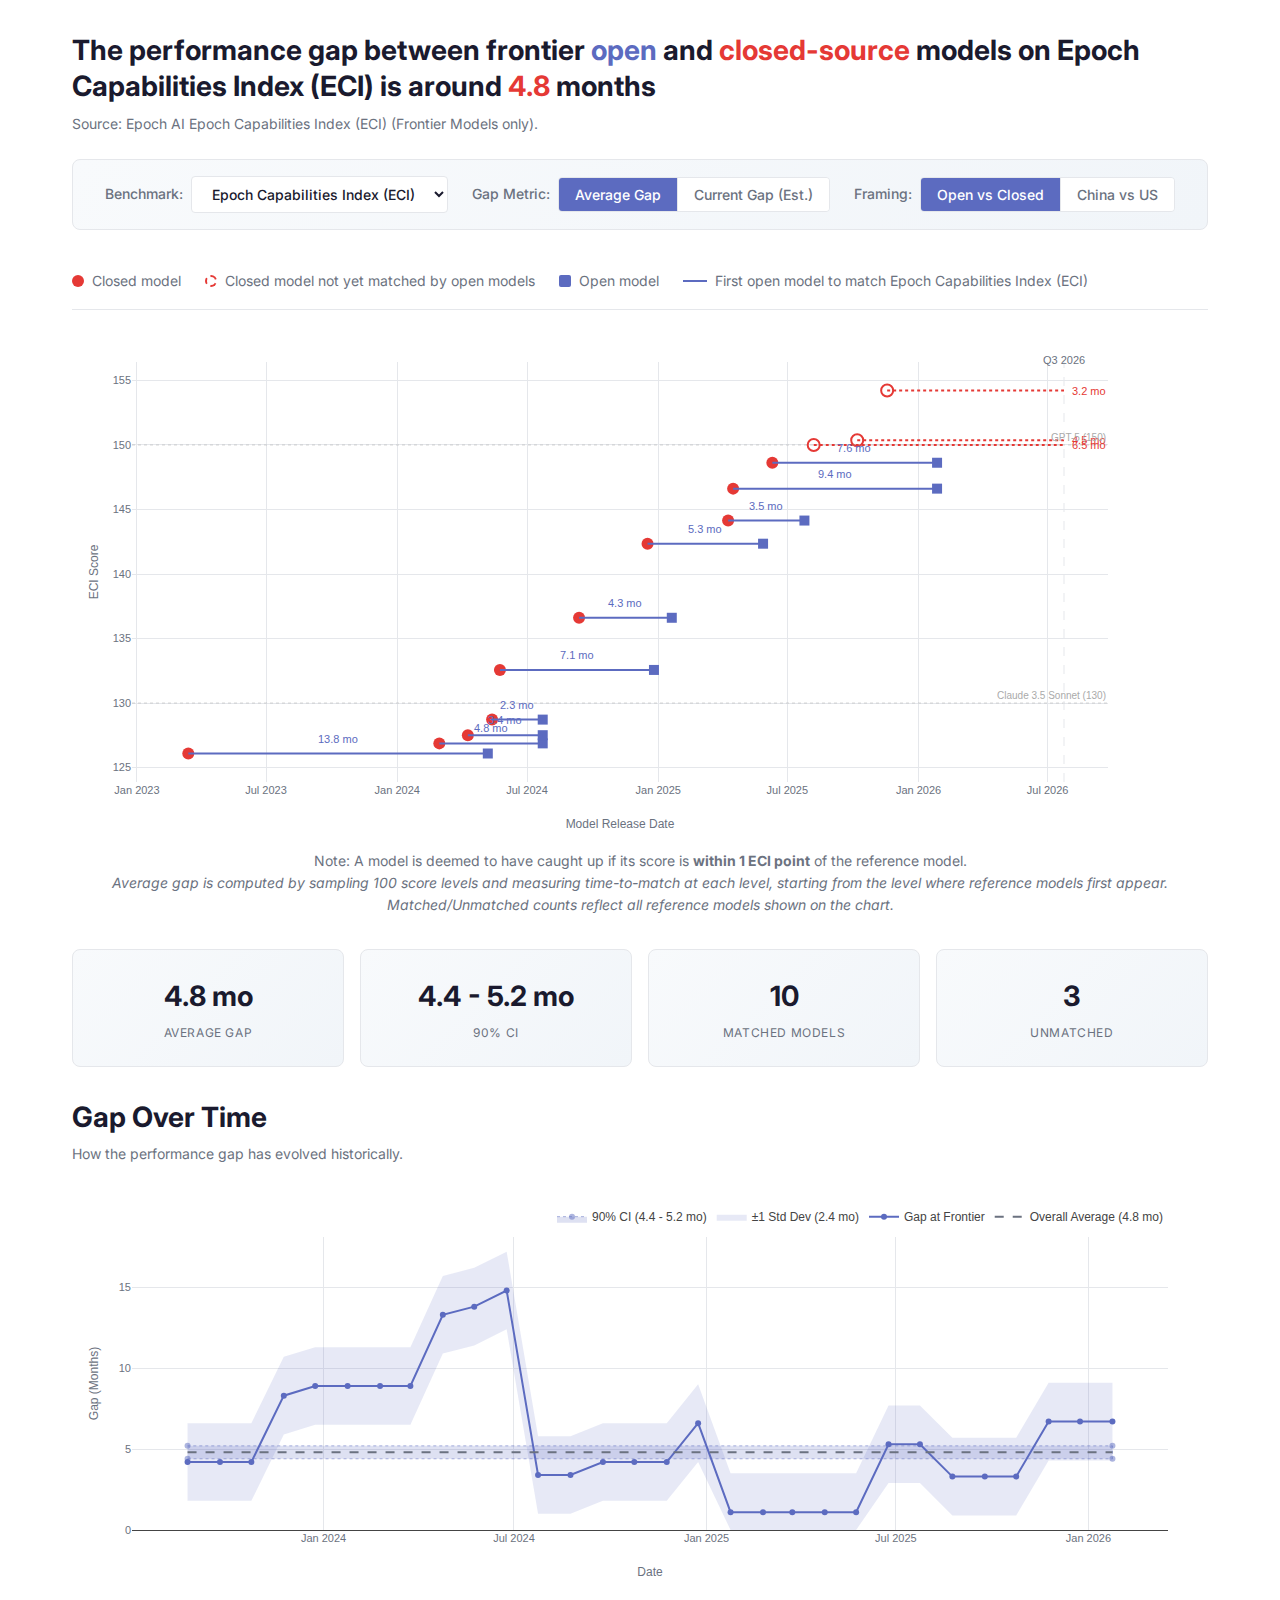
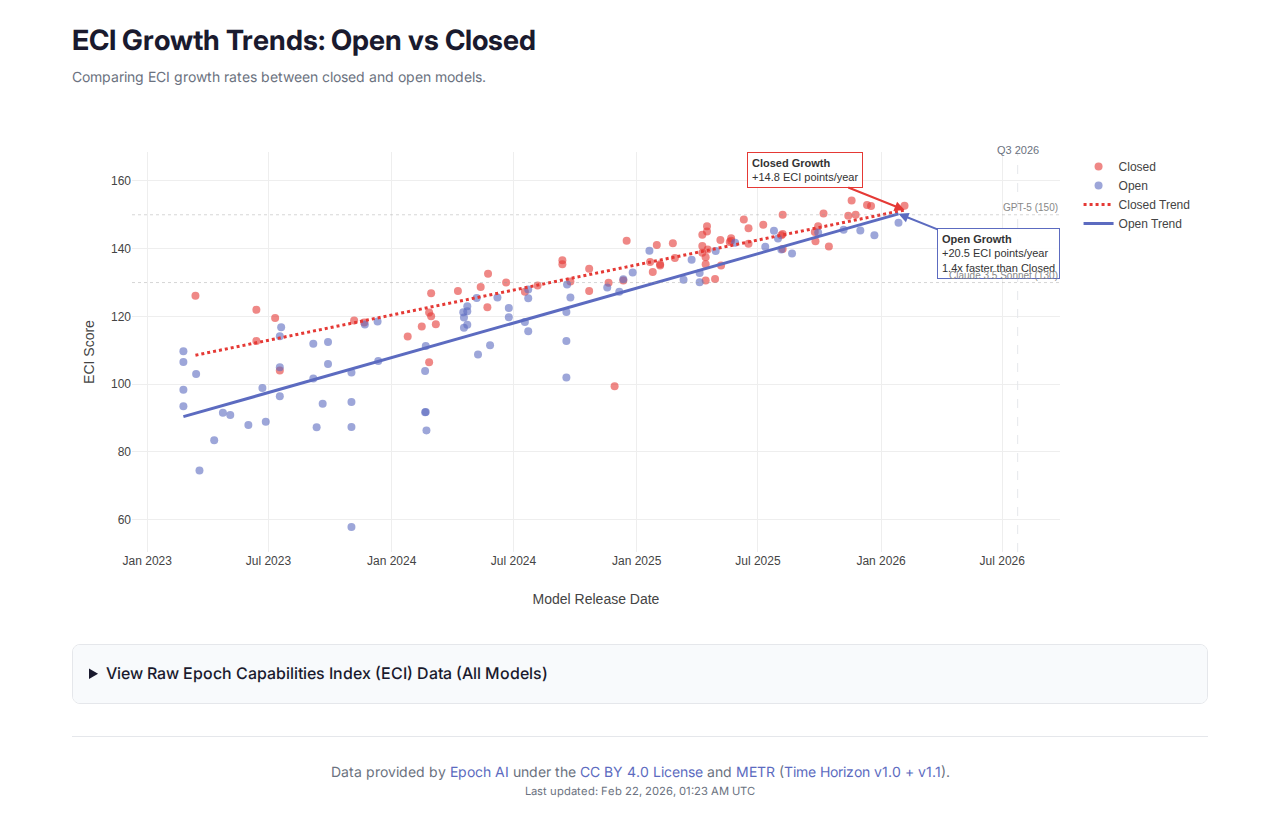
<file: index.html>
<!DOCTYPE html>
<html lang="en">
<head>
    <meta charset="UTF-8">
    <meta name="viewport" content="width=device-width, initial-scale=1.0">
    <title>AI Benchmark Accessibility Gap</title>
    <meta name="description" content="Interactive visualization of the performance gap between frontier open and closed-source AI models across various benchmarks.">
    
    <!-- Fonts -->
    <link rel="preconnect" href="https://fonts.googleapis.com">
    <link rel="preconnect" href="https://fonts.gstatic.com" crossorigin>
    <link href="https://fonts.googleapis.com/css2?family=Inter:wght@400;500;600;700&display=swap" rel="stylesheet">
    
    <!-- Plotly.js -->
    <script src="https://cdn.plot.ly/plotly-2.27.0.min.js"></script>
    
    <!-- Styles -->
    <link rel="stylesheet" href="static/style.css">
</head>
<body>
    <div class="container">
        <header class="header">
            <h1 id="main-title">The performance gap between frontier <span class="text-open" id="category-open">open</span> and <span class="text-closed" id="category-closed">closed-source</span> models on <span id="benchmark-name">ECI</span> is around <span id="gap-value">--</span> months</h1>
            <p class="subtitle" id="benchmark-source">Source: Epoch AI Epoch Capabilities Index (Frontier Models only).</p>
        </header>

        <div class="controls-panel">
            <div class="control-group">
                <span class="control-label">Benchmark:</span>
                <select id="benchmark-select" class="benchmark-select">
                    <option value="eci">Epoch Capabilities Index (ECI)</option>
                    <!-- Additional options will be populated by script.js -->
                </select>
            </div>
            <div class="control-group">
                <span class="control-label">Gap Metric:</span>
                <div class="toggle-buttons" id="gap-toggle">
                    <button class="toggle-btn active" data-value="average">Average Gap</button>
                    <button class="toggle-btn" data-value="current">Current Gap (Est.)</button>
                </div>
            </div>
            <div class="control-group">
                <span class="control-label">Framing:</span>
                <div class="toggle-buttons" id="framing-toggle">
                    <button class="toggle-btn active" data-value="open">Open vs Closed</button>
                    <button class="toggle-btn" data-value="china">China vs US</button>
                </div>
            </div>
        </div>

        <div class="legend">
            <div class="legend-item">
                <span class="legend-marker closed-marker"></span>
                <span id="legend-closed">Closed model</span>
            </div>
            <div class="legend-item">
                <span class="legend-marker closed-unmatched"></span>
                <span id="legend-unmatched">Closed model not yet matched by open models</span>
            </div>
            <div class="legend-item">
                <span class="legend-marker open-marker"></span>
                <span id="legend-open">Open model</span>
            </div>
            <div class="legend-item">
                <span class="legend-connector"></span>
                <span id="legend-connector">First open model to match score</span>
            </div>
        </div>

        <div id="chart-container">
            <div id="loading" class="loading">
                <div class="spinner"></div>
                <p>Loading ECI data...</p>
            </div>
            <div id="chart"></div>
            <p class="subtitle" id="chart-note" style="text-align: center; margin-top: var(--spacing-sm);">
                Note: A model is deemed to have caught up if its score is <strong>within the threshold</strong> of the reference model.<br>
                <em>Average gap is computed by sampling 100 score levels and measuring time-to-match at each level, starting from the level where reference models first appear.<br>
                Matched/Unmatched counts reflect all reference models shown on the chart.</em>
            </p>
        </div>

                <div class="stats-panel">
            <div class="stat-card">
                <div class="stat-value" id="stat-avg-gap">--</div>
                <div class="stat-label">Average Gap</div>
            </div>
            <div class="stat-card">
                <div class="stat-value" id="stat-ci">--</div>
                <div class="stat-label">90% CI</div>
            </div>
            <div class="stat-card">
                <div class="stat-value" id="stat-matched">--</div>
                <div class="stat-label">Matched Models</div>
            </div>
            <div class="stat-card">
                <div class="stat-value" id="stat-unmatched">--</div>
                <div class="stat-label">Unmatched</div>
            </div>
        </div>

        <details id="current-gap-explainer" class="explainer-panel hidden">
            <summary class="explainer-summary">How is the current gap estimated?</summary>
            <div class="explainer-content">
                <p>The <strong>average gap</strong> (<span id="explainer-avg-gap">--</span> months) is based on historical matched pairs, but this may underestimate the <em>current</em> gap because it doesn't fully account for models that haven't been matched yet.</p>

                <p>The <strong>estimated current gap</strong> treats unmatched frontier models as <strong>censored observations</strong> &mdash; they tell us the gap is <em>at least</em> as long as their age:</p>

                <ul id="unmatched-ages-list"></ul>

                <p><strong>Methodology:</strong> We use survival analysis with Maximum Likelihood Estimation:</p>
                <ol>
                    <li><strong>Fit prior:</strong> A log-normal distribution is fit to historical matched gaps</li>
                    <li><strong>Censored likelihood:</strong> Unmatched models contribute P(gap &gt; observed_age) to the likelihood</li>
                    <li><strong>Truncated expectation:</strong> For each unmatched model, compute E[gap | gap &gt; age] using the truncated log-normal formula</li>
                    <li><strong>Weighted estimate:</strong> Combine expectations, weighting older models more heavily (they're more informative)</li>
                </ol>

                <p class="explainer-note">
                    <strong>Minimum bound:</strong> <span id="min-bound-value">--</span> months &mdash; the gap cannot be shorter than the age of the oldest unmatched model.
                </p>

                <div class="distribution-section">
                    <p><strong>Gap Distribution (Log-Normal Prior):</strong></p>
                    <div id="distribution-chart" style="width: 100%; height: 200px;"></div>
                </div>
            </div>
        </details>

        <div class="header">
            <h1>Gap Over Time</h1>
            <p class="subtitle">How the performance gap has evolved historically.</p>
        </div>
        <div id="historical-chart-container" style="position: relative; min-height: 400px; margin-bottom: 2rem;">
             <div id="historical-chart" style="width: 100%; height: 400px;"></div>
        </div>

        <div class="header">
            <h1 id="trend-title">Score Growth Trends</h1>
            <p class="subtitle" id="trend-subtitle">Analyzing score growth rates over time.</p>
        </div>
        <div id="trend-chart-container" style="position: relative; min-height: 500px; margin-bottom: 2rem;">
             <div id="trend-chart" style="width: 100%; height: 500px;"></div>
        </div>

        <details class="data-panel">
            <summary class="data-summary" id="data-summary">View Raw Data (All Models)</summary>
            <div class="table-container">
                <table id="eci-table">
                    <thead>
                        <tr>
                            <th>Model</th>
                            <th>Release Date</th>
                            <th id="score-header">Score</th>
                            <th>Type</th>
                            <th>Organization</th>
                        </tr>
                    </thead>
                    <tbody>
                        <!-- Data will be populated by script.js -->
                    </tbody>
                </table>
            </div>
        </details>

        <footer class="footer">
            <p>Data provided by <a href="https://epoch.ai" target="_blank" rel="noopener">Epoch AI</a> under the <a href="https://creativecommons.org/licenses/by/4.0/" target="_blank" rel="noopener">CC BY 4.0 License</a>
            and <a href="https://metr.org" target="_blank" rel="noopener">METR</a> (<a href="https://metr.org/blog/2026-1-29-time-horizon-1-1/" target="_blank" rel="noopener">Time Horizon v1.0 + v1.1</a>).</p>
            <p style="font-size: 0.8em;">Last updated: <span id="last-updated">--</span></p>
        </footer>
    </div>

    <script src="static/script.js?v=17"></script>
</body>
</html>
</file>
<file: static/style.css>
/* Open Source Gap - Premium Styling */

:root {
    /* Colors matching reference image */
    --color-closed: #e53935;
    --color-closed-unmatched: #e53935;
    --color-open: #5c6bc0;
    --color-connector: #5c6bc0;

    /* Neutrals */
    --color-bg: #ffffff;
    --color-text: #1a1a2e;
    --color-text-muted: #6b7280;
    --color-border: #e5e7eb;

    /* Typography */
    --font-family: 'Inter', -apple-system, BlinkMacSystemFont, 'Segoe UI', Roboto, sans-serif;

    /* Spacing */
    --spacing-xs: 0.25rem;
    --spacing-sm: 0.5rem;
    --spacing-md: 1rem;
    --spacing-lg: 1.5rem;
    --spacing-xl: 2rem;
    --spacing-2xl: 3rem;

    /* Border radius */
    --radius-sm: 4px;
    --radius-md: 8px;
    --radius-lg: 12px;
}

* {
    margin: 0;
    padding: 0;
    box-sizing: border-box;
}

body {
    font-family: var(--font-family);
    background-color: var(--color-bg);
    color: var(--color-text);
    line-height: 1.6;
    min-height: 100vh;
}

/* Title Bar */
.title-bar {
    background: linear-gradient(135deg, var(--color-open) 0%, #3f51b5 100%);
    padding: var(--spacing-lg) var(--spacing-xl);
    margin-bottom: var(--spacing-lg);
}

.title-bar-content {
    max-width: 1200px;
    margin: 0 auto;
}

.site-title {
    font-size: 1.75rem;
    font-weight: 700;
    color: white;
    margin: 0;
    letter-spacing: -0.02em;
}

.site-tagline {
    font-size: 0.9rem;
    color: rgba(255, 255, 255, 0.85);
    margin: var(--spacing-xs) 0 0 0;
}

.container {
    max-width: 1200px;
    margin: 0 auto;
    padding: var(--spacing-xl);
}

/* Header */
.header {
    margin-bottom: var(--spacing-lg);
}

.header h1 {
    font-size: 1.75rem;
    font-weight: 700;
    color: var(--color-text);
    line-height: 1.3;
    margin-bottom: var(--spacing-sm);
}

.header h1 #gap-value {
    color: var(--color-closed);
}

.subtitle {
    font-size: 0.875rem;
    color: var(--color-text-muted);
}


.text-open {
    color: var(--color-open);
}

.text-closed {
    color: var(--color-closed);
}

/* Controls Panel */
.controls-panel {
    display: flex;
    flex-wrap: wrap;
    justify-content: center;
    gap: var(--spacing-lg);
    margin-bottom: var(--spacing-lg);
    padding: var(--spacing-md);
    background: linear-gradient(135deg, #f8fafc 0%, #f1f5f9 100%);
    border: 1px solid var(--color-border);
    border-radius: var(--radius-md);
}

.control-group {
    display: flex;
    align-items: center;
    gap: var(--spacing-sm);
}

.control-label {
    font-size: 0.875rem;
    font-weight: 500;
    color: var(--color-text-muted);
}

.toggle-buttons {
    display: flex;
    border: 1px solid var(--color-border);
    border-radius: var(--radius-sm);
    overflow: hidden;
}

.toggle-btn {
    padding: var(--spacing-sm) var(--spacing-md);
    font-size: 0.875rem;
    font-family: var(--font-family);
    font-weight: 500;
    color: var(--color-text-muted);
    background: white;
    border: none;
    cursor: pointer;
    transition: all 0.2s ease;
}

.toggle-btn:not(:last-child) {
    border-right: 1px solid var(--color-border);
}

.toggle-btn:hover {
    background: #f1f5f9;
}

.toggle-btn.active {
    background: var(--color-open);
    color: white;
}

.toggle-btn.active:hover {
    background: #4a5a9c;
}

/* Benchmark Selector */
.benchmark-select {
    padding: var(--spacing-sm) var(--spacing-md);
    font-size: 0.875rem;
    font-family: var(--font-family);
    font-weight: 500;
    color: var(--color-text);
    background: white;
    border: 1px solid var(--color-border);
    border-radius: var(--radius-sm);
    cursor: pointer;
    min-width: 200px;
    transition: all 0.2s ease;
}

.benchmark-select:hover {
    border-color: var(--color-open);
}

.benchmark-select:focus {
    outline: none;
    border-color: var(--color-open);
    box-shadow: 0 0 0 3px rgba(92, 107, 192, 0.2);
}

/* Legend */
.legend {
    display: flex;
    flex-wrap: wrap;
    gap: var(--spacing-lg);
    margin-bottom: var(--spacing-xl);
    padding: var(--spacing-md) 0;
    border-bottom: 1px solid var(--color-border);
}

.legend-item {
    display: flex;
    align-items: center;
    gap: var(--spacing-sm);
    font-size: 0.875rem;
    color: var(--color-text-muted);
}

.legend-marker {
    width: 12px;
    height: 12px;
    flex-shrink: 0;
}

.legend-marker.closed-marker {
    background-color: var(--color-closed);
    border-radius: 50%;
}

.legend-marker.closed-unmatched {
    background-color: transparent;
    border: 2px dashed var(--color-closed);
    border-radius: 50%;
}

.legend-marker.open-marker {
    background-color: var(--color-open);
    border-radius: 2px;
}

.legend-connector {
    width: 24px;
    height: 2px;
    background-color: var(--color-open);
    flex-shrink: 0;
}

.legend-connector-dashed {
    width: 24px;
    height: 2px;
    background: repeating-linear-gradient(90deg,
            var(--color-open) 0,
            var(--color-open) 4px,
            transparent 4px,
            transparent 8px);
    flex-shrink: 0;
}

/* Chart Container */
#chart-container {
    position: relative;
    min-height: 500px;
    margin-bottom: var(--spacing-xl);
}

#chart {
    width: 100%;
    height: 500px;
}

/* Loading State */
.loading {
    position: absolute;
    top: 50%;
    left: 50%;
    transform: translate(-50%, -50%);
    display: flex;
    flex-direction: column;
    align-items: center;
    gap: var(--spacing-md);
    color: var(--color-text-muted);
}

.loading.hidden {
    display: none;
}

.spinner {
    width: 40px;
    height: 40px;
    border: 3px solid var(--color-border);
    border-top-color: var(--color-open);
    border-radius: 50%;
    animation: spin 0.8s linear infinite;
}

@keyframes spin {
    to {
        transform: rotate(360deg);
    }
}

/* Stats Panel */
.stats-panel {
    display: grid;
    grid-template-columns: repeat(auto-fit, minmax(150px, 1fr));
    gap: var(--spacing-md);
    margin-bottom: var(--spacing-xl);
}

.stat-card {
    background: linear-gradient(135deg, #f8fafc 0%, #f1f5f9 100%);
    border: 1px solid var(--color-border);
    border-radius: var(--radius-md);
    padding: var(--spacing-lg);
    text-align: center;
    transition: transform 0.2s ease, box-shadow 0.2s ease;
}

.stat-card:hover {
    transform: translateY(-2px);
    box-shadow: 0 4px 12px rgba(0, 0, 0, 0.08);
}

.stat-value {
    font-size: 1.75rem;
    font-weight: 700;
    color: var(--color-text);
    margin-bottom: var(--spacing-xs);
}

.stat-label {
    font-size: 0.75rem;
    color: var(--color-text-muted);
    text-transform: uppercase;
    letter-spacing: 0.05em;
}

/* Explainer Panel */
.explainer-panel {
    border: 1px solid #f59e0b;
    border-radius: var(--radius-md);
    margin-bottom: var(--spacing-xl);
    font-size: 0.9rem;
    line-height: 1.6;
    overflow: hidden;
}

.explainer-panel.hidden {
    display: none;
}

.explainer-content {
    background: linear-gradient(135deg, #fffbeb 0%, #fef3c7 100%);
    padding: var(--spacing-md) var(--spacing-lg);
}

.explainer-summary {
    padding: var(--spacing-md);
    background: linear-gradient(135deg, #fef3c7 0%, #fde68a 100%);
    cursor: pointer;
    font-weight: 600;
    color: #92400e;
    font-size: 1rem;
    list-style: none;
    user-select: none;
    display: flex;
    align-items: center;
    gap: var(--spacing-sm);
}

.explainer-summary::-webkit-details-marker {
    display: none;
}

.explainer-summary::before {
    content: '▶';
    font-size: 0.75rem;
    transition: transform 0.2s ease;
}

details.explainer-panel[open] .explainer-summary::before {
    transform: rotate(90deg);
}

.explainer-summary:hover {
    background: linear-gradient(135deg, #fde68a 0%, #fcd34d 100%);
}

.explainer-content p {
    margin-bottom: var(--spacing-sm);
    color: #78350f;
}

.explainer-content ul,
.explainer-content ol {
    margin: var(--spacing-sm) 0 var(--spacing-md) var(--spacing-lg);
    color: #78350f;
}

.explainer-content li {
    margin-bottom: var(--spacing-xs);
}

.explainer-content ul li {
    font-family: 'SF Mono', Monaco, 'Courier New', monospace;
    font-size: 0.85rem;
}

.explainer-note {
    background: rgba(255, 255, 255, 0.5);
    padding: var(--spacing-sm) var(--spacing-md);
    border-radius: var(--radius-sm);
    margin-top: var(--spacing-md);
}

/* Data Panel */
.data-panel {
    margin-bottom: var(--spacing-xl);
    border: 1px solid var(--color-border);
    border-radius: var(--radius-md);
    overflow: hidden;
}

.data-summary {
    padding: var(--spacing-md);
    background-color: #f8fafc;
    cursor: pointer;
    font-weight: 500;
    color: var(--color-text);
    user-select: none;
    outline: none;
}

.data-summary:hover {
    background-color: #f1f5f9;
}

.table-container {
    padding: 0 var(--spacing-md) var(--spacing-md) var(--spacing-md);
    overflow-x: auto;
    max-height: 400px;
    overflow-y: auto;
    position: relative;
}

#eci-table {
    width: 100%;
    border-collapse: collapse;
    font-size: 0.875rem;
}

#eci-table th,
#eci-table td {
    padding: var(--spacing-sm) var(--spacing-md);
    text-align: left;
    border-bottom: 1px solid var(--color-border);
}

#eci-table thead {
    position: sticky;
    top: 0;
    z-index: 10;
}

#eci-table th {
    background-color: #f8fafc;
    font-weight: 600;
    box-shadow: inset 0 -1px 0 var(--color-border);
}

#eci-table thead::after {
    content: '';
    position: absolute;
    left: 0;
    right: 0;
    bottom: 0;
    height: 1px;
    background: var(--color-border);
}

#eci-table tbody tr:hover {
    background-color: #f8fafc;
}

.model-type {
    display: inline-block;
    padding: 2px 8px;
    border-radius: 999px;
    font-size: 0.75rem;
    font-weight: 500;
}

.type-open {
    background-color: rgba(92, 107, 192, 0.1);
    color: var(--color-open);
}

.type-closed {
    background-color: rgba(229, 57, 53, 0.1);
    color: var(--color-closed);
}

/* Footer */
.footer {
    text-align: center;
    padding-top: var(--spacing-lg);
    border-top: 1px solid var(--color-border);
    font-size: 0.875rem;
    color: var(--color-text-muted);
}

.footer a {
    color: var(--color-open);
    text-decoration: none;
}

.footer a:hover {
    text-decoration: underline;
}

/* Responsive */
@media (max-width: 768px) {
    .container {
        padding: var(--spacing-md);
    }

    .header h1 {
        font-size: 1.25rem;
    }

    .legend {
        gap: var(--spacing-md);
    }

    #chart {
        height: 400px;
    }

    .stats-panel {
        grid-template-columns: repeat(2, 1fr);
    }
}

@media (max-width: 480px) {
    .stats-panel {
        grid-template-columns: 1fr;
    }
}
</file>
